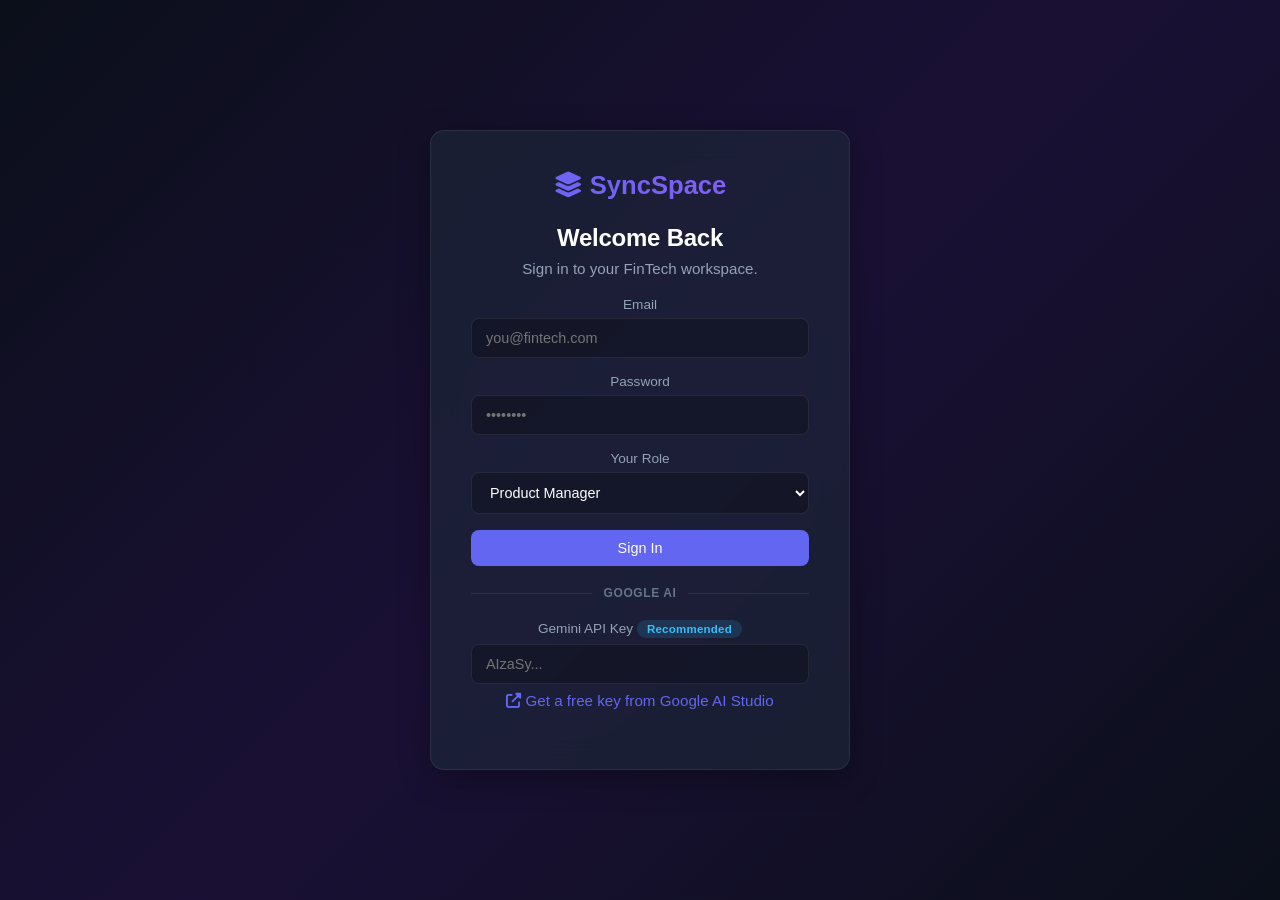
<file: team_collab/index.html>
<!DOCTYPE html>
<html lang="en">
<head>
    <meta charset="UTF-8">
    <meta name="viewport" content="width=device-width, initial-scale=1.0">
    <meta name="description" content="SyncSpace - FinTech Product Delivery Collaboration Tool for agile teams.">
    <meta http-equiv="Content-Security-Policy" content="default-src 'self'; script-src 'self'; style-src 'self' https://fonts.googleapis.com https://cdnjs.cloudflare.com 'unsafe-inline'; font-src https://fonts.gstatic.com https://cdnjs.cloudflare.com; connect-src https://generativelanguage.googleapis.com https://translation.googleapis.com; img-src 'self' data:;">
    <title>SyncSpace — FinTech Product Delivery Hub</title>
    <link rel="stylesheet" href="styles.css">
    <link href="https://fonts.googleapis.com/css2?family=Inter:wght@300;400;500;600;700&display=swap" rel="stylesheet">
    <link rel="stylesheet" href="https://cdnjs.cloudflare.com/ajax/libs/font-awesome/6.4.0/css/all.min.css">
</head>
<body>
    <div id="app">

        <!-- ======================== AUTH VIEW ======================== -->
        <main id="auth-view" class="view active" aria-label="Authentication">
            <div class="glass-panel auth-panel">
                <div class="logo"><i class="fas fa-layer-group"></i> SyncSpace</div>
                <h1 class="auth-heading">Welcome Back</h1>
                <p>Sign in to your FinTech workspace.</p>
                <div id="auth-error" class="error-message" role="alert" aria-live="assertive"></div>

                <form id="login-form" novalidate>
                    <div class="input-group">
                        <label for="login-email">Email</label>
                        <input type="email" id="login-email" required autocomplete="email" placeholder="you@fintech.com" aria-required="true">
                    </div>
                    <div class="input-group">
                        <label for="login-password">Password</label>
                        <input type="password" id="login-password" required autocomplete="current-password" placeholder="••••••••" minlength="6" aria-required="true">
                    </div>
                    <div class="input-group">
                        <label for="login-role">Your Role</label>
                        <select id="login-role" aria-required="true">
                            <option value="product-manager">Product Manager</option>
                            <option value="developer">Full-Stack Developer</option>
                            <option value="compliance-officer">Compliance Officer</option>
                            <option value="sre">Site Reliability Engineer</option>
                        </select>
                    </div>
                    <button type="submit" id="login-submit-btn" class="btn btn-primary btn-block">Sign In</button>
                </form>

                <div class="divider"><span>GOOGLE AI</span></div>
                <div class="input-group">
                    <label for="gemini-key">Gemini API Key <span class="badge badge-info">Recommended</span></label>
                    <input type="password" id="gemini-key" placeholder="AIzaSy..." autocomplete="off">
                </div>
                <p class="hint-text">
                    <a href="https://aistudio.google.com/app/apikey" target="_blank" rel="noopener noreferrer"><i class="fas fa-external-link-alt"></i> Get a free key from Google AI Studio</a>
                </p>
            </div>
        </main>

        <!-- ======================== DASHBOARD VIEW ======================== -->
        <main id="dashboard-view" class="view" aria-label="Dashboard">
            <nav class="sidebar glass-panel" aria-label="Main Navigation">
                <div class="logo"><i class="fas fa-layer-group"></i> SyncSpace</div>
                <ul class="nav-links" role="tablist">
                    <li role="tab" aria-selected="true" class="active" data-page="board"><a href="#board" id="nav-board"><i class="fas fa-columns"></i> Board</a></li>
                    <li role="tab" aria-selected="false" data-page="team"><a href="#team" id="nav-team"><i class="fas fa-users"></i> Team</a></li>
                    <li role="tab" aria-selected="false" data-page="settings"><a href="#settings" id="nav-settings"><i class="fas fa-cog"></i> Settings</a></li>
                </ul>
                <div class="user-profile">
                    <div class="avatar" id="user-avatar"><i class="fas fa-user"></i></div>
                    <div class="user-info">
                        <span id="user-name">Loading...</span>
                        <span id="user-role" class="user-role-label"></span>
                        <button id="logout-btn" class="btn-text" aria-label="Sign out">Sign out</button>
                    </div>
                </div>
            </nav>

            <section class="content" id="content-area">

                <!-- ---- TOPBAR ---- -->
                <header class="topbar">
                    <div class="search-bar">
                        <i class="fas fa-search" aria-hidden="true"></i>
                        <input type="text" id="search-input" placeholder="Search tasks or @mention..." aria-label="Search tasks">
                    </div>
                    <div class="topbar-actions">
                        <button id="new-task-btn" class="btn btn-primary"><i class="fas fa-plus"></i> New Task</button>
                        <button id="toggle-assistant" class="btn btn-accent" aria-label="Toggle Gemini AI Assistant"><i class="fas fa-robot"></i> AI</button>
                    </div>
                </header>

                <!-- ---- PAGE: BOARD ---- -->
                <div class="page active" id="page-board" role="tabpanel" aria-labelledby="nav-board">
                    <div class="board" id="kanban-board">
                        <div class="column col-todo" data-status="todo">
                            <h3 class="column-title"><span class="col-dot dot-todo"></span> To Do <span class="count" id="count-todo">0</span></h3>
                            <div class="task-list" id="list-todo" role="list" aria-label="To Do tasks"></div>
                        </div>
                        <div class="column col-progress" data-status="in-progress">
                            <h3 class="column-title"><span class="col-dot dot-progress"></span> In Progress <span class="count" id="count-in-progress">0</span></h3>
                            <div class="task-list" id="list-in-progress" role="list" aria-label="In Progress tasks"></div>
                        </div>
                        <div class="column col-review" data-status="review">
                            <h3 class="column-title"><span class="col-dot dot-review"></span> Review <span class="count" id="count-review">0</span></h3>
                            <div class="task-list" id="list-review" role="list" aria-label="Review tasks"></div>
                        </div>
                        <div class="column col-done" data-status="done">
                            <h3 class="column-title"><span class="col-dot dot-done"></span> Done <span class="count" id="count-done">0</span></h3>
                            <div class="task-list" id="list-done" role="list" aria-label="Done tasks"></div>
                        </div>
                    </div>
                </div>

                <!-- ---- PAGE: TEAM ---- -->
                <div class="page" id="page-team" role="tabpanel" aria-labelledby="nav-team">
                    <h2 class="page-heading"><i class="fas fa-users"></i> Team Members</h2>
                    <p class="page-subtitle">Your FinTech collaboration squad.</p>
                    <div class="team-grid" id="team-grid">
                        <!-- Populated by JS -->
                    </div>

                    <h2 class="page-heading mt-32"><i class="fas fa-history"></i> Activity Log</h2>
                    <div class="activity-log glass-panel" id="activity-log" aria-live="polite">
                        <!-- Populated by JS -->
                    </div>
                </div>

                <!-- ---- PAGE: SETTINGS ---- -->
                <div class="page" id="page-settings" role="tabpanel" aria-labelledby="nav-settings">
                    <h2 class="page-heading"><i class="fas fa-cog"></i> Settings</h2>
                    <p class="page-subtitle">Configure your SyncSpace workspace.</p>

                    <div class="settings-grid">
                        <div class="settings-card glass-panel">
                            <h3><i class="fas fa-key"></i> Gemini API Key</h3>
                            <p>Update your Google Gemini API key for the AI Smart Assistant.</p>
                            <div class="input-group">
                                <input type="password" id="settings-gemini-key" placeholder="AIzaSy..." autocomplete="off">
                            </div>
                            <button id="save-gemini-key" class="btn btn-primary">Save Key</button>
                            <span id="key-status" class="key-status"></span>
                        </div>

                        <div class="settings-card glass-panel">
                            <h3><i class="fas fa-language"></i> Google Translate</h3>
                            <p>Enable real-time translation of task descriptions using Google Cloud Translation API for global FinTech teams.</p>
                            <div class="input-group">
                                <label for="translate-lang">Translate tasks to:</label>
                                <select id="translate-lang">
                                    <option value="">Disabled</option>
                                    <option value="es">Spanish</option>
                                    <option value="fr">French</option>
                                    <option value="de">German</option>
                                    <option value="hi">Hindi</option>
                                    <option value="ja">Japanese</option>
                                    <option value="zh">Chinese (Simplified)</option>
                                </select>
                            </div>
                        </div>

                        <div class="settings-card glass-panel">
                            <h3><i class="fas fa-shield-alt"></i> Security</h3>
                            <p>Content Security Policy (CSP) headers are enforced to prevent XSS and injection attacks. All user inputs are sanitized on render.</p>
                            <div class="security-badges">
                                <span class="badge badge-success"><i class="fas fa-check"></i> CSP Active</span>
                                <span class="badge badge-success"><i class="fas fa-check"></i> XSS Protection</span>
                                <span class="badge badge-success"><i class="fas fa-check"></i> Input Sanitization</span>
                                <span class="badge badge-success"><i class="fas fa-check"></i> Prompt Injection Guard</span>
                            </div>
                        </div>

                        <div class="settings-card glass-panel">
                            <h3><i class="fas fa-database"></i> Data Management</h3>
                            <p>Your data is stored locally in the browser. Export or clear all workspace data.</p>
                            <div class="settings-actions">
                                <button id="export-data" class="btn btn-outline"><i class="fas fa-download"></i> Export JSON</button>
                                <button id="clear-data" class="btn btn-danger"><i class="fas fa-trash"></i> Clear All Data</button>
                            </div>
                        </div>
                    </div>
                </div>

            </section>

            <!-- ---- SMART ASSISTANT PANEL ---- -->
            <aside id="assistant-panel" class="assistant-panel glass-panel hidden" aria-label="Gemini AI Smart Assistant">
                <div class="assistant-header">
                    <h3><i class="fas fa-robot"></i> Gemini AI Assistant</h3>
                    <button id="close-assistant" class="btn-icon" aria-label="Close assistant"><i class="fas fa-times"></i></button>
                </div>
                <div class="assistant-messages" id="assistant-messages" aria-live="polite">
                    <div class="message ai">
                        <strong>Hi!</strong> I'm your SyncSpace AI assistant powered by <strong>Google Gemini</strong>. I can:<br>
                        • Summarize the board<br>
                        • Break down tasks into sub-tasks<br>
                        • Translate tasks for global teams<br>
                        • Detect compliance risks<br>
                        Type a message to get started!
                    </div>
                </div>
                <div class="assistant-input">
                    <input type="text" id="assistant-query" placeholder="Ask Gemini anything..." aria-label="Chat with Gemini AI">
                    <button id="send-query" class="btn btn-primary" aria-label="Send message"><i class="fas fa-paper-plane"></i></button>
                </div>
            </aside>
        </main>
    </div>

    <!-- ======================== MODALS ======================== -->

    <!-- Create/Edit Task Modal -->
    <div id="task-modal" class="modal hidden" aria-modal="true" role="dialog" aria-labelledby="modal-title">
        <div class="modal-content glass-panel">
            <button class="close-modal" aria-label="Close modal">&times;</button>
            <h2 id="modal-title">Create Task</h2>
            <form id="task-form" novalidate>
                <div class="input-group">
                    <label for="task-title">Title</label>
                    <input type="text" id="task-title" required maxlength="120" aria-required="true">
                </div>
                <div class="input-group">
                    <label for="task-desc">Description</label>
                    <textarea id="task-desc" rows="3" maxlength="2000"></textarea>
                </div>
                <div class="form-row">
                    <div class="input-group flex-1">
                        <label for="task-status">Status</label>
                        <select id="task-status">
                            <option value="todo">To Do</option>
                            <option value="in-progress">In Progress</option>
                            <option value="review">Review</option>
                            <option value="done">Done</option>
                        </select>
                    </div>
                    <div class="input-group flex-1">
                        <label for="task-priority">Priority</label>
                        <select id="task-priority">
                            <option value="low">Low</option>
                            <option value="medium" selected>Medium</option>
                            <option value="high">High</option>
                            <option value="critical">Critical</option>
                        </select>
                    </div>
                </div>
                <div class="input-group">
                    <label for="task-assignee">Assign To</label>
                    <select id="task-assignee">
                        <!-- Populated by JS with team members -->
                    </select>
                </div>
                <div class="input-group">
                    <label for="task-tags">Tag Members (comma separated @names)</label>
                    <input type="text" id="task-tags" placeholder="@ananya, @rahul" maxlength="200">
                </div>
                <div class="modal-actions">
                    <button type="button" class="btn btn-accent" id="ai-generate-desc"><i class="fas fa-magic"></i> AI Generate</button>
                    <button type="submit" class="btn btn-primary">Save Task</button>
                </div>
            </form>
        </div>
    </div>

    <!-- Task Detail Modal -->
    <div id="detail-modal" class="modal hidden" aria-modal="true" role="dialog" aria-labelledby="detail-modal-title">
        <div class="modal-content glass-panel modal-wide">
            <button class="close-detail-modal" aria-label="Close modal">&times;</button>
            <div id="detail-modal-body">
                <!-- Populated by JS -->
            </div>
        </div>
    </div>

    <!-- Toast Container -->
    <div id="toast-container" aria-live="polite" aria-atomic="true"></div>

    <!-- App Logic -->
    <script src="app.js"></script>
</body>
</html>
</file>
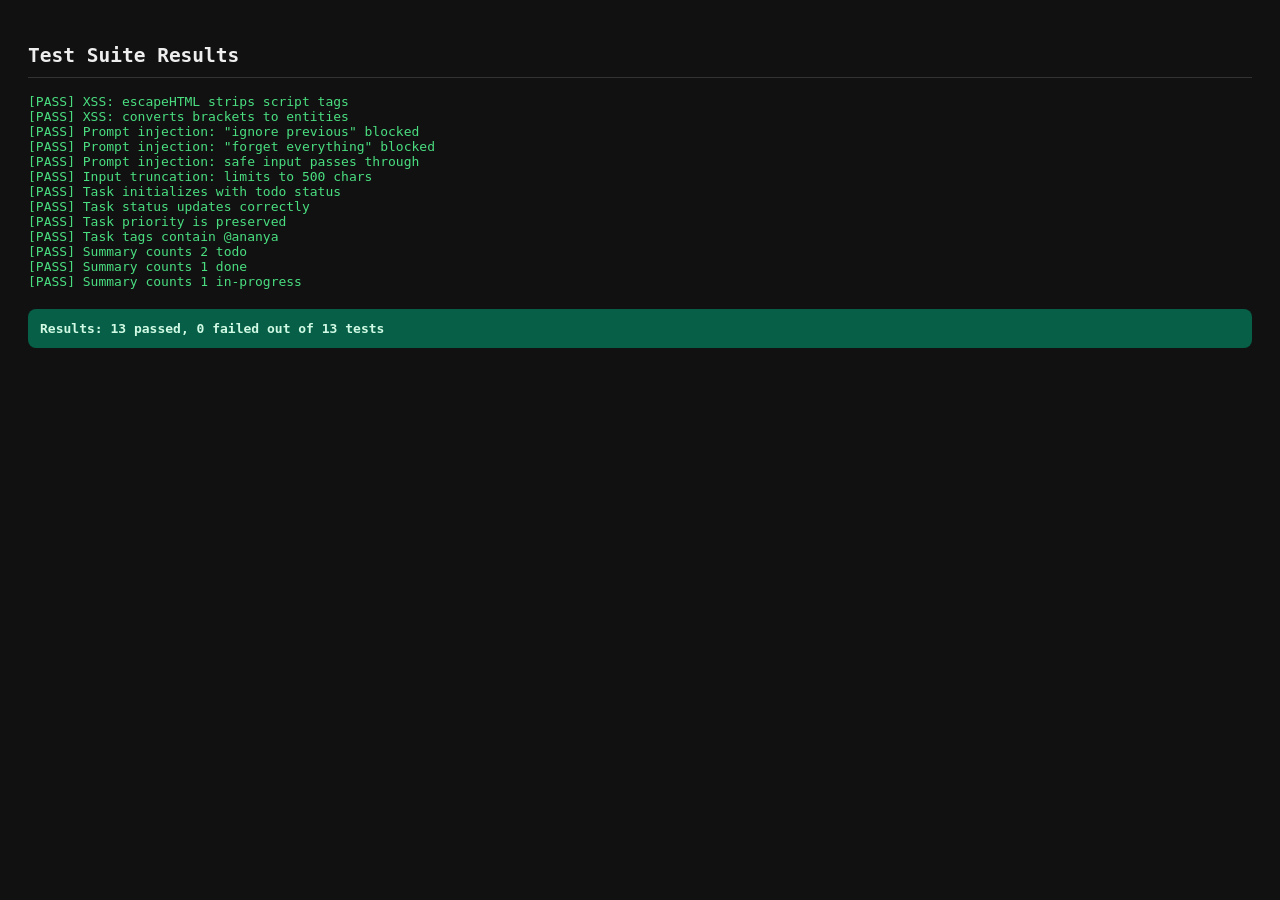
<file: team_collab/test.html>
<!DOCTYPE html>
<html lang="en">
<head>
    <meta charset="UTF-8">
    <title>SyncSpace - Test Runner</title>
    <style>
        body { font-family: monospace; background: #111; color: #eee; padding: 20px; }
        .pass { color: #4ade80; }
        .fail { color: #ef4444; }
        h2 { border-bottom: 1px solid #333; padding-bottom: 10px; }
    </style>
</head>
<body>
    <h2>Test Suite Results</h2>
    <div id="results"></div>
    <script src="tests.js"></script>
</body>
</html>
</file>
<file: team_collab/styles.css>
/* ===================================================================
   SyncSpace Design System — FinTech Product Delivery Hub
   Modern glassmorphism with premium micro-animations.
   =================================================================== */

/* --- Design Tokens --- */
:root {
    --primary: #6366F1;
    --primary-hover: #4F46E5;
    --primary-glow: rgba(99, 102, 241, 0.25);
    --accent: #8B5CF6;
    --accent-hover: #7C3AED;

    --bg-color: #0B0F1A;
    --bg-gradient: linear-gradient(135deg, #0B0F1A 0%, #1A1035 50%, #0B0F1A 100%);
    --surface: rgba(30, 41, 59, 0.6);
    --surface-hover: rgba(30, 41, 59, 0.85);
    --surface-border: rgba(255, 255, 255, 0.08);
    --surface-border-hover: rgba(255, 255, 255, 0.15);

    --text-main: #F1F5F9;
    --text-muted: #94A3B8;
    --text-dim: #64748B;

    --danger: #EF4444;
    --danger-bg: rgba(239, 68, 68, 0.15);
    --success: #10B981;
    --success-bg: rgba(16, 185, 129, 0.15);
    --warning: #F59E0B;
    --warning-bg: rgba(245, 158, 11, 0.15);
    --info: #38BDF8;
    --info-bg: rgba(56, 189, 248, 0.15);

    --priority-low: #94A3B8;
    --priority-medium: #F59E0B;
    --priority-high: #F97316;
    --priority-critical: #EF4444;

    --radius-xl: 20px;
    --radius-lg: 14px;
    --radius-md: 8px;
    --radius-sm: 4px;

    --shadow-sm: 0 2px 8px rgba(0,0,0,0.2);
    --shadow-md: 0 8px 32px rgba(0,0,0,0.3);
    --shadow-lg: 0 16px 48px rgba(0,0,0,0.4);
    --shadow-glow: 0 0 20px var(--primary-glow);

    --transition-fast: all 0.15s ease;
    --transition: all 0.25s cubic-bezier(0.4, 0, 0.2, 1);
    --transition-slow: all 0.4s cubic-bezier(0.4, 0, 0.2, 1);
}

/* --- Reset & Base --- */
*, *::before, *::after { box-sizing: border-box; margin: 0; padding: 0; }

body {
    font-family: 'Inter', -apple-system, BlinkMacSystemFont, sans-serif;
    background: var(--bg-color);
    background-image: var(--bg-gradient);
    color: var(--text-main);
    min-height: 100vh;
    display: flex;
    overflow: hidden;
    -webkit-font-smoothing: antialiased;
    -moz-osx-font-smoothing: grayscale;
}

h1, h2, h3, h4 { color: #fff; font-weight: 600; letter-spacing: -0.01em; }
a { color: var(--primary); text-decoration: none; transition: var(--transition-fast); }
a:hover { color: var(--accent); }
a:focus-visible, button:focus-visible, input:focus-visible, select:focus-visible, textarea:focus-visible {
    outline: 2px solid var(--primary);
    outline-offset: 2px;
}

/* --- Layout Views --- */
.view { display: none; width: 100vw; height: 100vh; }
.view.active { display: flex; animation: fadeIn 0.5s ease-out; }
.hidden { display: none !important; }

/* --- Utilities --- */
.glass-panel {
    background: var(--surface);
    backdrop-filter: blur(16px);
    -webkit-backdrop-filter: blur(16px);
    border: 1px solid var(--surface-border);
    border-radius: var(--radius-lg);
    box-shadow: var(--shadow-md);
}
.mt-32 { margin-top: 32px; }
.flex-1 { flex: 1; }

/* --- Buttons --- */
.btn {
    padding: 10px 18px; border-radius: var(--radius-md); border: none;
    font-weight: 500; cursor: pointer; transition: var(--transition);
    display: inline-flex; align-items: center; justify-content: center;
    gap: 8px; font-size: 0.9rem; font-family: inherit;
}
.btn:active { transform: scale(0.97); }
.btn-primary { background: var(--primary); color: #fff; }
.btn-primary:hover { background: var(--primary-hover); transform: translateY(-1px); box-shadow: var(--shadow-glow); }
.btn-accent { background: var(--accent); color: #fff; }
.btn-accent:hover { background: var(--accent-hover); transform: translateY(-1px); }
.btn-outline { background: transparent; border: 1px solid var(--surface-border); color: var(--text-main); }
.btn-outline:hover { background: rgba(255,255,255,0.05); border-color: var(--surface-border-hover); }
.btn-danger { background: var(--danger); color: #fff; }
.btn-danger:hover { background: #DC2626; }
.btn-block { width: 100%; }
.btn-sm { padding: 6px 12px; font-size: 0.8rem; }
.btn-icon, .btn-text { background: transparent; border: none; color: var(--text-main); cursor: pointer; transition: var(--transition-fast); font-family: inherit; }
.btn-text { color: var(--text-muted); font-size: 0.8rem; }
.btn-text:hover { color: var(--danger); }
.btn-icon:hover { color: var(--primary); }

/* --- Badges --- */
.badge {
    display: inline-flex; align-items: center; gap: 4px;
    padding: 3px 10px; border-radius: 20px; font-size: 0.72rem; font-weight: 600; letter-spacing: 0.02em;
}
.badge-success { background: var(--success-bg); color: var(--success); }
.badge-warning { background: var(--warning-bg); color: var(--warning); }
.badge-danger { background: var(--danger-bg); color: var(--danger); }
.badge-info { background: var(--info-bg); color: var(--info); }
.badge-role { background: rgba(99, 102, 241, 0.15); color: var(--primary); }

/* --- Forms --- */
.input-group { margin-bottom: 16px; }
.input-group label {
    display: block; margin-bottom: 6px; font-size: 0.85rem; color: var(--text-muted); font-weight: 500;
}
.input-group input, .input-group textarea, .input-group select {
    width: 100%; padding: 11px 14px;
    background: rgba(0,0,0,0.25); border: 1px solid var(--surface-border);
    border-radius: var(--radius-md); color: #fff; font-family: inherit; font-size: 0.9rem;
    transition: var(--transition);
}
.input-group input:focus, .input-group textarea:focus, .input-group select:focus {
    outline: none; border-color: var(--primary); box-shadow: 0 0 0 3px var(--primary-glow);
}
.input-group select { cursor: pointer; }
.form-row { display: flex; gap: 16px; }
.hint-text { font-size: 0.78rem; color: var(--text-dim); margin-top: -8px; margin-bottom: 16px; }

/* --- Auth View --- */
#auth-view { justify-content: center; align-items: center; }
.auth-panel { padding: 40px; width: 100%; max-width: 420px; text-align: center; }
.auth-panel .logo { font-size: 1.6rem; font-weight: 700; margin-bottom: 24px; background: linear-gradient(135deg, var(--primary), var(--accent)); -webkit-background-clip: text; -webkit-text-fill-color: transparent; background-clip: text; }
.auth-panel p { color: var(--text-muted); margin-bottom: 20px; font-size: 0.95rem; }
.auth-heading { font-size: 1.5rem; margin-bottom: 8px; }
.divider { display: flex; align-items: center; margin: 20px 0; color: var(--text-dim); font-size: 0.75rem; font-weight: 600; letter-spacing: 0.05em; }
.divider::before, .divider::after { content: ''; flex: 1; border-bottom: 1px solid var(--surface-border); }
.divider span { padding: 0 12px; }

/* --- Sidebar --- */
.sidebar {
    width: 260px; margin: 12px; padding: 24px 14px;
    display: flex; flex-direction: column;
    border-right: 1px solid var(--surface-border);
}
.sidebar .logo {
    font-size: 1.2rem; font-weight: 700; margin-bottom: 32px; padding-left: 12px;
    background: linear-gradient(135deg, var(--primary), var(--accent)); -webkit-background-clip: text; -webkit-text-fill-color: transparent; background-clip: text;
}
.nav-links { list-style: none; flex: 1; }
.nav-links li a {
    display: flex; align-items: center; gap: 12px; padding: 11px 14px;
    color: var(--text-muted); border-radius: var(--radius-md); transition: var(--transition); font-size: 0.9rem; font-weight: 500;
}
.nav-links li.active a, .nav-links li a:hover { background: rgba(99, 102, 241, 0.1); color: white; }
.nav-links li.active a { border-left: 3px solid var(--primary); }

.user-profile {
    display: flex; align-items: center; gap: 12px; padding: 14px;
    border-top: 1px solid var(--surface-border); margin-top: auto;
}
.avatar {
    width: 38px; height: 38px; border-radius: 50%;
    background: linear-gradient(135deg, var(--primary), var(--accent));
    display: flex; align-items: center; justify-content: center; font-size: 1rem; color: #fff; flex-shrink: 0;
}
.user-role-label { display: block; font-size: 0.72rem; color: var(--text-dim); margin-top: 2px; }

/* --- Content Area --- */
.content { flex: 1; display: flex; flex-direction: column; padding: 12px 16px 12px 8px; overflow: hidden; }
.topbar { display: flex; justify-content: space-between; align-items: center; margin-bottom: 20px; flex-shrink: 0; }
.search-bar {
    display: flex; align-items: center; background: var(--surface); padding: 9px 16px;
    border-radius: 24px; border: 1px solid var(--surface-border); width: 320px; gap: 10px; transition: var(--transition);
}
.search-bar:focus-within { border-color: var(--primary); box-shadow: 0 0 0 3px var(--primary-glow); }
.search-bar input { background: transparent; border: none; color: white; outline: none; width: 100%; font-size: 0.9rem; }
.topbar-actions { display: flex; gap: 10px; }

/* --- Pages --- */
.page { display: none; flex: 1; overflow-y: auto; animation: fadeIn 0.3s ease-out; }
.page.active { display: flex; flex-direction: column; }
.page-heading { font-size: 1.3rem; margin-bottom: 6px; display: flex; align-items: center; gap: 10px; }
.page-subtitle { color: var(--text-muted); margin-bottom: 24px; font-size: 0.9rem; }

/* --- Kanban Board --- */
.board { display: flex; gap: 16px; flex: 1; overflow-x: auto; padding-bottom: 8px; }
.column {
    flex: 1; min-width: 270px; background: var(--surface); border-radius: var(--radius-lg);
    display: flex; flex-direction: column; padding: 14px; border: 1px solid var(--surface-border);
    transition: var(--transition);
}
.column-title {
    display: flex; align-items: center; gap: 8px; font-size: 0.9rem; font-weight: 600;
    margin-bottom: 14px; padding-bottom: 10px; border-bottom: 1px solid var(--surface-border);
}
.column-title .count {
    margin-left: auto; background: rgba(255,255,255,0.08); padding: 2px 10px; border-radius: 12px; font-size: 0.75rem; font-weight: 600;
}
.col-dot { width: 10px; height: 10px; border-radius: 50%; flex-shrink: 0; }
.dot-todo { background: var(--text-muted); }
.dot-progress { background: var(--info); }
.dot-review { background: var(--warning); }
.dot-done { background: var(--success); }
.task-list { flex: 1; overflow-y: auto; display: flex; flex-direction: column; gap: 10px; min-height: 60px; padding: 4px; }

/* --- Task Cards --- */
.task-card {
    background: var(--surface-hover); border: 1px solid var(--surface-border);
    padding: 14px; border-radius: var(--radius-md); cursor: grab;
    transition: var(--transition); position: relative;
}
.task-card:hover { transform: translateY(-2px); box-shadow: var(--shadow-sm); border-color: var(--surface-border-hover); }
.task-card:active { cursor: grabbing; }
.task-card h4 { font-size: 0.88rem; margin-bottom: 5px; line-height: 1.3; }
.task-card p { font-size: 0.8rem; color: var(--text-muted); margin-bottom: 10px; display: -webkit-box; -webkit-line-clamp: 2; -webkit-box-orient: vertical; overflow: hidden; line-height: 1.4; }
.task-meta { display: flex; justify-content: space-between; align-items: center; font-size: 0.72rem; color: var(--text-dim); gap: 8px; flex-wrap: wrap; }
.task-priority {
    padding: 2px 8px; border-radius: 10px; font-size: 0.68rem; font-weight: 700; text-transform: uppercase; letter-spacing: 0.04em;
}
.priority-low { background: rgba(148,163,184,0.15); color: var(--priority-low); }
.priority-medium { background: var(--warning-bg); color: var(--priority-medium); }
.priority-high { background: rgba(249,115,22,0.15); color: var(--priority-high); }
.priority-critical { background: var(--danger-bg); color: var(--priority-critical); animation: pulse-critical 2s infinite; }
@keyframes pulse-critical { 0%,100% { opacity: 1; } 50% { opacity: 0.7; } }
.task-tags { display: flex; gap: 4px; flex-wrap: wrap; margin-top: 6px; }
.tag { background: rgba(99, 102, 241, 0.12); color: var(--primary); padding: 2px 8px; border-radius: 10px; font-size: 0.7rem; font-weight: 500; }
.task-card.dragging { opacity: 0.4; transform: rotate(2deg); }
.task-list.drag-over { background: rgba(99, 102, 241, 0.05); border-radius: var(--radius-md); outline: 2px dashed var(--primary-glow); }

/* --- Team Page --- */
.team-grid { display: grid; grid-template-columns: repeat(auto-fill, minmax(260px, 1fr)); gap: 16px; }
.team-card {
    padding: 20px; display: flex; align-items: center; gap: 16px;
    transition: var(--transition);
}
.team-card:hover { border-color: var(--surface-border-hover); transform: translateY(-2px); }
.team-avatar {
    width: 48px; height: 48px; border-radius: 50%; display: flex; align-items: center; justify-content: center;
    font-size: 1.2rem; color: #fff; font-weight: 700; flex-shrink: 0;
}
.team-card-info h4 { font-size: 0.95rem; margin-bottom: 3px; }
.team-card-info p { font-size: 0.8rem; color: var(--text-muted); }
.team-card-info .badge { margin-top: 6px; }
.team-card-stats { margin-left: auto; text-align: right; font-size: 0.75rem; color: var(--text-dim); }
.team-card-stats strong { color: var(--text-main); font-size: 1rem; }

/* --- Activity Log --- */
.activity-log { padding: 16px; max-height: 300px; overflow-y: auto; }
.activity-item { display: flex; align-items: flex-start; gap: 12px; padding: 10px 0; border-bottom: 1px solid var(--surface-border); font-size: 0.85rem; }
.activity-item:last-child { border-bottom: none; }
.activity-dot { width: 8px; height: 8px; border-radius: 50%; background: var(--primary); margin-top: 6px; flex-shrink: 0; }
.activity-time { color: var(--text-dim); font-size: 0.75rem; margin-left: auto; white-space: nowrap; }

/* --- Settings Page --- */
.settings-grid { display: grid; grid-template-columns: repeat(auto-fill, minmax(320px, 1fr)); gap: 20px; }
.settings-card { padding: 24px; }
.settings-card h3 { font-size: 1rem; margin-bottom: 8px; display: flex; align-items: center; gap: 8px; }
.settings-card p { font-size: 0.85rem; color: var(--text-muted); margin-bottom: 16px; line-height: 1.5; }
.settings-actions { display: flex; gap: 12px; flex-wrap: wrap; }
.security-badges { display: flex; flex-wrap: wrap; gap: 8px; }
.key-status { font-size: 0.8rem; margin-left: 12px; }

/* --- Smart Assistant --- */
.assistant-panel {
    position: fixed; right: 20px; bottom: 20px; width: 380px; height: 520px;
    display: flex; flex-direction: column; z-index: 100;
    animation: slideUp 0.3s ease-out;
}
.assistant-header {
    display: flex; justify-content: space-between; align-items: center;
    padding: 14px 16px; border-bottom: 1px solid var(--surface-border);
}
.assistant-header h3 { font-size: 0.95rem; display: flex; align-items: center; gap: 8px; }
.assistant-messages { flex: 1; padding: 14px; overflow-y: auto; display: flex; flex-direction: column; gap: 10px; }
.message { padding: 12px 14px; border-radius: 12px; max-width: 88%; font-size: 0.85rem; line-height: 1.5; word-break: break-word; }
.message.ai { background: rgba(99, 102, 241, 0.15); align-self: flex-start; border-bottom-left-radius: 4px; }
.message.user { background: rgba(255, 255, 255, 0.08); align-self: flex-end; border-bottom-right-radius: 4px; }
.message.thinking { opacity: 0.6; font-style: italic; }
.assistant-input { display: flex; padding: 10px 12px; border-top: 1px solid var(--surface-border); gap: 8px; }
.assistant-input input {
    flex: 1; background: rgba(0,0,0,0.25); border: 1px solid var(--surface-border);
    border-radius: 24px; padding: 9px 16px; color: white; outline: none; font-size: 0.85rem;
}
.assistant-input input:focus { border-color: var(--primary); }

/* --- Modals --- */
.modal {
    position: fixed; top: 0; left: 0; width: 100vw; height: 100vh;
    background: rgba(0,0,0,0.6); backdrop-filter: blur(4px);
    display: flex; justify-content: center; align-items: center; z-index: 1000;
}
.modal-content {
    width: 100%; max-width: 520px; padding: 32px; position: relative; animation: slideUp 0.3s ease-out;
    max-height: 90vh; overflow-y: auto;
}
.modal-wide { max-width: 640px; }
.close-modal, .close-detail-modal {
    position: absolute; top: 14px; right: 20px; font-size: 1.5rem; cursor: pointer; color: var(--text-muted);
    background: none; border: none; transition: var(--transition-fast);
}
.close-modal:hover, .close-detail-modal:hover { color: #fff; }
.modal-actions { display: flex; justify-content: space-between; margin-top: 20px; gap: 12px; }

/* --- Detail Modal --- */
.detail-header { margin-bottom: 20px; }
.detail-header h2 { font-size: 1.2rem; margin-bottom: 8px; }
.detail-meta { display: flex; gap: 10px; flex-wrap: wrap; margin-bottom: 12px; }
.detail-section { margin-bottom: 20px; }
.detail-section h4 { font-size: 0.85rem; color: var(--text-muted); margin-bottom: 8px; text-transform: uppercase; letter-spacing: 0.04em; }
.detail-section p { font-size: 0.9rem; line-height: 1.6; color: var(--text-main); white-space: pre-wrap; }
.detail-actions { display: flex; gap: 10px; padding-top: 16px; border-top: 1px solid var(--surface-border); }

/* --- Toast Notifications --- */
#toast-container { position: fixed; bottom: 24px; left: 50%; transform: translateX(-50%); z-index: 2000; display: flex; flex-direction: column; gap: 8px; }
.toast {
    padding: 12px 20px; border-radius: var(--radius-md); font-size: 0.85rem; font-weight: 500;
    animation: toastIn 0.3s ease-out; box-shadow: var(--shadow-md); display: flex; align-items: center; gap: 8px;
}
.toast-success { background: #065F46; color: #D1FAE5; }
.toast-error { background: #7F1D1D; color: #FEE2E2; }
.toast-info { background: #1E3A5F; color: #DBEAFE; }

/* --- Animations --- */
@keyframes fadeIn { from { opacity: 0; } to { opacity: 1; } }
@keyframes slideUp { from { transform: translateY(20px); opacity: 0; } to { transform: translateY(0); opacity: 1; } }
@keyframes toastIn { from { transform: translateY(10px) translateX(-50%); opacity: 0; } to { transform: translateY(0) translateX(0); opacity: 1; } }

/* --- Responsive --- */
@media (max-width: 900px) {
    .board { flex-direction: column; overflow-y: auto; }
    .column { min-height: 200px; min-width: unset; }
    .sidebar { width: 220px; }
    .settings-grid { grid-template-columns: 1fr; }
    .team-grid { grid-template-columns: 1fr; }
}
@media (max-width: 768px) {
    .sidebar { position: fixed; transform: translateX(-100%); z-index: 50; }
    .form-row { flex-direction: column; gap: 0; }
    .search-bar { width: 180px; }
    .assistant-panel { width: 300px; right: 10px; bottom: 10px; }
}
</file>
